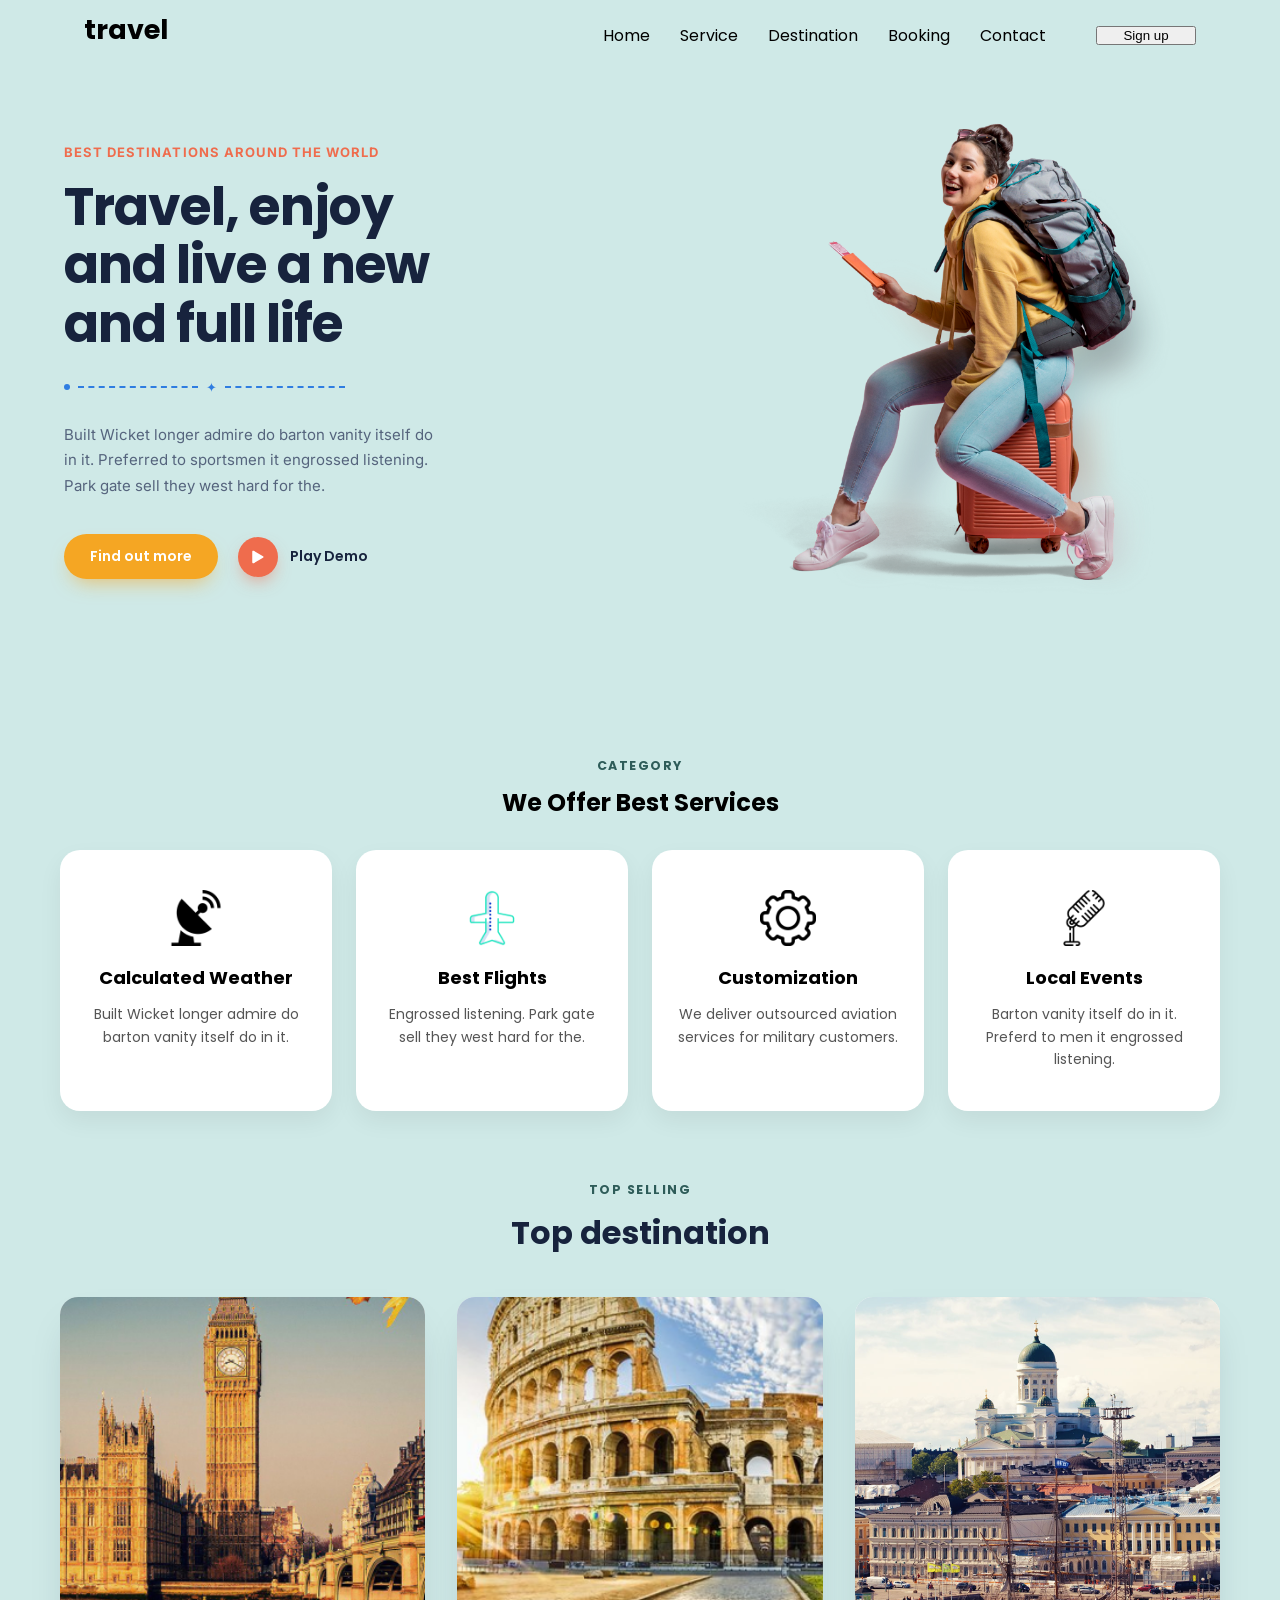
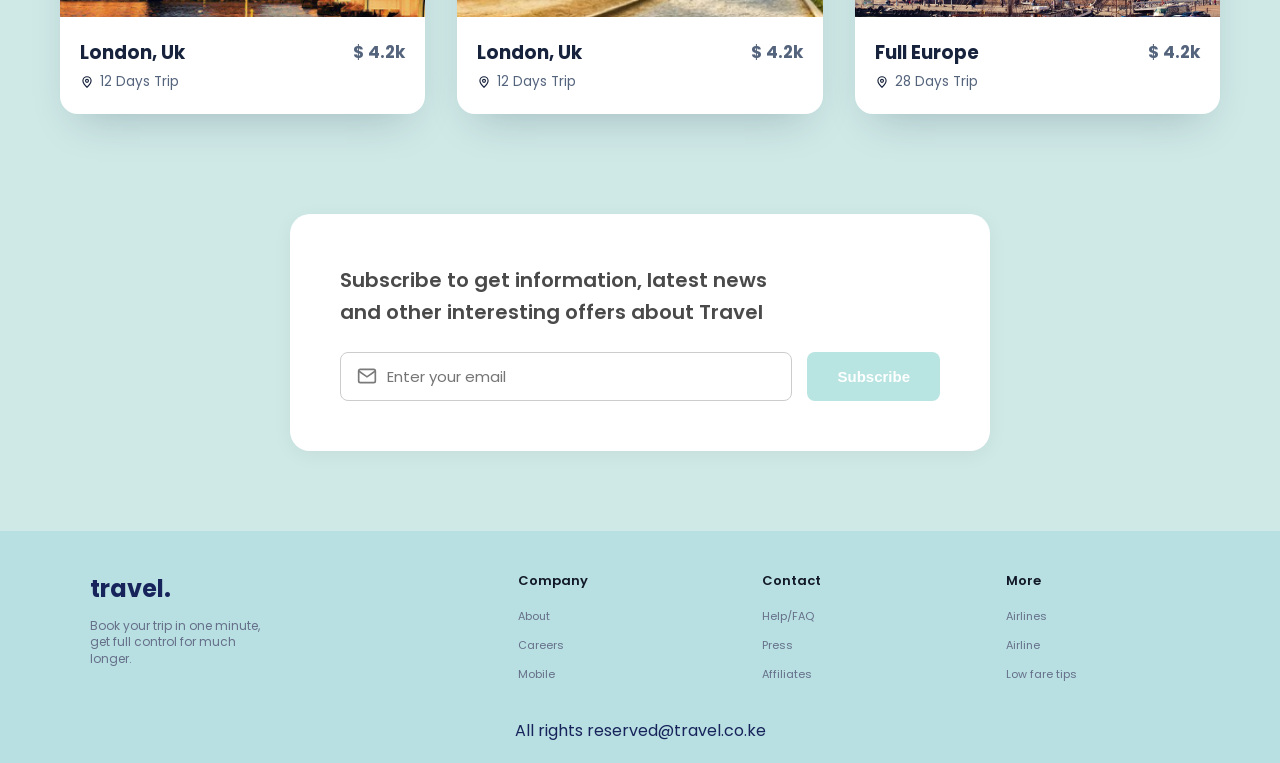
<file: landingPage.html>
<!doctype html>
<html lang="en">

<head>
  <meta charset="UTF-8" />
  <meta name="viewport" content="width=device-width, initial-scale=1.0" />
  <title>Travel — Landing Page</title>
  <link rel="preconnect" href="https://fonts.googleapis.com" />
  <link rel="preconnect" href="https://fonts.gstatic.com" crossorigin />
  <link
    href="https://fonts.googleapis.com/css2?family=Poppins:wght@400;500;600;700;800&family=Inter:wght@400;500;600&display=swap"
    rel="stylesheet" />
  <link rel="stylesheet" href="css/style.css" />
</head>

<body>
  <div class="container">
    <nav class="navbar">
      <!-- Navbar section maintained by the navbar contributor. -->
      <div class="logo">
        <h2>travel</h2>
      </div>
      <ul>
        <li><a href="login.html">Home</a></li>
        <li><a href="#services">Service</a></li>
        <li><a href="#destinations">Destination</a></li>
        <li><a href="#bookings">Booking</a></li>
        <li><a href="#bookings">Contact</a></li>
      </ul>
      <button class="btn" onclick="window.location.href='loginPage.html'">Sign up</button>
    </nav>
  </div>
  <section class="hero wrap">
    <div class="hero-copy">
      <p class="eyebrow">Best destinations around the world</p>
      <h1>Travel, enjoy<br />and live a new<br />and full life</h1>
      <div class="hero-divider" aria-hidden="true">
        <span class="dot"></span><span class="line"></span><span class="cross">✦</span><span class="line"></span>
      </div>
      <p class="hero-text">
        Built Wicket longer admire do barton vanity itself do in it. Preferred
        to sportsmen it engrossed listening. Park gate sell they west hard for
        the.
      </p>
      <div class="hero-actions">
        <button class="btn btn-primary" id="findOutMore" type="button">
          Find out more
        </button>
        <button class="play-demo" id="playDemo" type="button">
          <span class="play-icon" aria-hidden="true"><svg width="12" height="14" viewBox="0 0 12 14" fill="none" xmlns="http://www.w3.org/2000/svg">
              <path d="M11 6.13a1 1 0 0 1 0 1.74L1.75 13.2A1 1 0 0 1 .25 12.33V1.67a1 1 0 0 1 1.5-.87L11 6.13Z" fill="white" />
            </svg></span>Play Demo
        </button>
      </div>
    </div>
    <div class="hero-media">
      <img src="assets/headerImage.png" alt="Lady carrying a travel bag" />
    </div>
  </section>

  <section class="services" id="services">
    <p class="section-tag">CATEGORY</p>
    <h2>We Offer Best Services</h2>
    <div class="services-grid" id="servicesGrid"></div>
  </section>

  <!-- destination section -->
  <div class="destination wrap">

    <h3>TOP SELLING</h3>
    <h2>Top destination</h2>
  </div>
  <section id="destinations" class="destinations"></section>

  <!-- subscription page -->
  <section class="subscribe-section" id="bookings">
    <div class="subscribe-card">
      <h2 class="subscribe-heading">
          Subscribe to get information, latest news and other
          interesting offers about Travel
        </h2>
        <form class="subscribe-form">
          <div class="input-wrapper">
            <svg class="mail-icon" xmlns="http://www.w3.org/2000/svg" viewBox="0 0 24 24" width="20" height="20" fill="none" stroke="currentColor" stroke-width="2">
              <rect x="2" y="4" width="20" height="16" rx="2"></rect>
              <path d="m2 6 10 7 10-7"></path>
            </svg>
            <input type="email" class="email-input" placeholder="Enter your email" required>
          </div>
          <button type="submit" class="btn subscribe-btn">Subscribe</button>
        </form>
      </div>
    </section>
          
      
    <footer class="site-footer">
      <div class="footer-container">
        <div class="footer-brand">
          <h2>travel.</h2>

          <p>Book your trip in one minute, get full control for much longer.</p>
        </div>

        <div class="footer-column">
          <h3>Company</h3>

          <a href="#">About</a>
          <a href="#">Careers</a>
          <a href="#">Mobile</a>
        </div>

        <div class="footer-column">
          <h3>Contact</h3>

          <a href="#">Help/FAQ</a>
          <a href="#">Press</a>
          <a href="#">Affiliates</a>
        </div>

        <div class="footer-column">
          <h3>More</h3>

          <a href="#">Airlines</a>
          <a href="#">Airline</a>
          <a href="#">Low fare tips</a>
        </div>
      </div>

      <div class="footer-bottom">
        <p>All rights reserved@travel.co.ke</p>
      </div>
    </footer>

    <script src="js/cardRenderer.js"></script>
    <script src="js/services.js"></script>
    <script src="js/destination.js"></script>
</body>

</html>
</file>
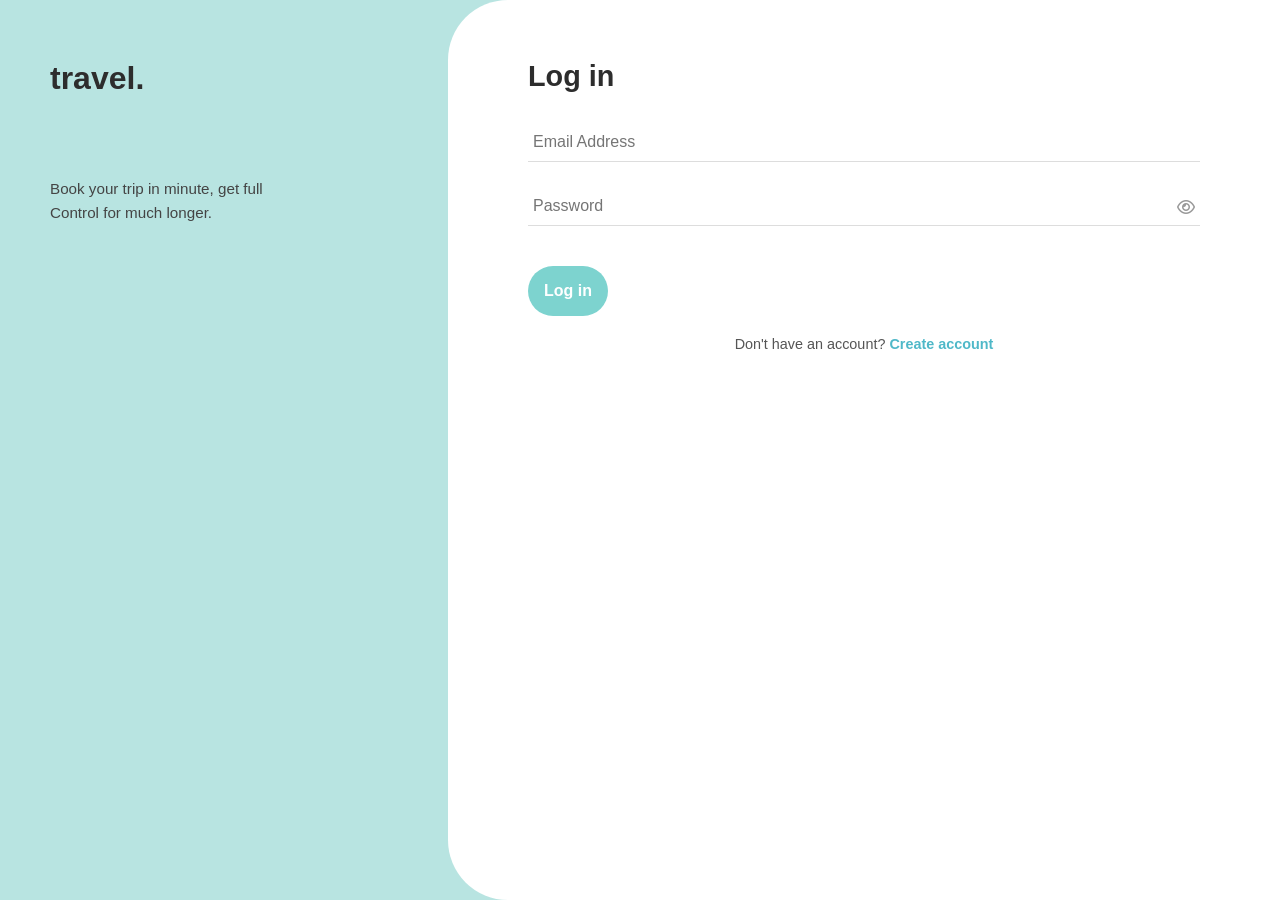
<file: login.html>
<!doctype html>
<html lang="en">
  <head>
    <meta charset="UTF-8" />
    <meta name="viewport" content="width=device-width,initial-scale=1" />
    <title>Login — Travel</title>
    <link rel="stylesheet" href="https://cdnjs.cloudflare.com/ajax/libs/font-awesome/6.5.1/css/all.min.css" />
    <link rel="stylesheet" href="css/loginStyles.css" />
  </head>
  <body>
    <div class="wrapper">
      <div class="brand-panel">
        <h1>travel.</h1>
        <p>Book your trip in minute, get full Control for much longer.</p>
      </div>

      <div class="card">
        <h1>Log in</h1>

        <form id="loginForm" novalidate>
          <div class="field">
            <input id="loginEmail" type="email" placeholder="Email Address" autocomplete="email" />
          </div>

          <div class="field password-field">
            <input id="loginPassword" type="password" placeholder="Password" autocomplete="current-password" />
            <i id="loginTogglePassword" class="fa-regular fa-eye" role="button" tabindex="0" aria-label="Show password"></i>
          </div>

          <button id="loginBtn" class="create-btn" type="submit">Log in</button>
          <p id="loginStatus" aria-live="polite"></p>
        </form>

        <p class="login-line">Don't have an account? <a href="loginPage.html">Create account</a></p>
      </div>
    </div>

    <script src="js/signin.js"></script>
  </body>
</html>
</file>
<file: css/style.css>
* {
  margin: 0;
  padding: 0;
  box-sizing: border-box;
}

:root {
  --bg: #cfe9e7;
  --navy: #17233d;
  --navy-soft: #55647d;
  --coral: #ef6c4d;
  --gold: #f5a623;
  --line: #2f7de1;
  --white: #ffffff;
  --radius-pill: 999px;
  --wrap: 1200px;
}

/* Centering utility used by sections that opt into the page wrap */
.wrap {
  max-width: var(--wrap);
  width: 90vw;
  margin: 0 auto;
  padding: 0 20px;
}

body {
  width: 100%;
  min-height: 100vh;
  height: auto;
  background: var(--bg);
  font-family: "Poppins";
}

.container {
  /* Use the same centering as the `.wrap` utility so sections align
     (logo, hero and other wrapped sections share the same left edge) */
  margin-top: 1em;
  max-width: var(--wrap);
  width: 90vw;
  margin: 0 auto;
  padding: 0 20px;
}

.navbar {
  display: flex;
  gap: 50px;
  justify-content: space-between;
  align-items: center;
}

.navbar ul {
  display: flex;
  gap: 30px;
  list-style: none;
  margin-left: auto; /* push nav items to the right while keeping logo at the wrap's left */
  padding-left: 0;
  margin-top: 20px;
}

.navbar a {
  text-decoration: none;
  color: #000;
}

.logo {
  font-size: 18px;
  padding-top: 10px;
}

.btn {
  width: 100px;
  margin-top: 20px;
}

/* ---------- Hero ---------- */
.hero-wrap{
  
}
.hero {
  display: grid;
  grid-template-columns: 1fr 1fr;
  align-items: center;
  gap: 40px;
  padding: 72px 0 96px;
  position: relative;
  font-family: "Inter", system-ui, sans-serif;
}

.eyebrow {
  color: var(--coral);
  font-weight: 700;
  font-size: 13px;
  letter-spacing: 0.08em;
  text-transform: uppercase;
  margin: 0 0 18px;
}

.hero-copy h1 {
  font-size: 52px;
  line-height: 1.12;
  font-weight: 700;
  letter-spacing: -0.02em;
  margin: 0;
  color: var(--navy);
  font-family: "Poppins", "Inter", sans-serif;
}

.hero-divider {
  display: flex;
  align-items: center;
  gap: 8px;
  margin: 28px 0;
  color: var(--line);
}

.hero-divider .dot {
  width: 6px;
  height: 6px;
  border-radius: 50%;
  background: var(--line);
  flex-shrink: 0;
}

.hero-divider .line {
  flex: 1;
  max-width: 120px;
  height: 0;
  border-top: 2px dashed var(--line);
}

.hero-divider .cross {
  font-size: 13px;
  line-height: 1;
}

.hero-text {
  max-width: 380px;
  font-size: 15px;
  line-height: 1.7;
  color: var(--navy-soft);
  margin: 0 0 36px;
}

.hero-actions {
  display: flex;
  align-items: center;
  gap: 20px;
}

.play-demo {
  display: flex;
  align-items: center;
  gap: 12px;
  background: none;
  border: none;
  cursor: pointer;
  font-size: 14px;
  font-weight: 600;
  color: var(--navy);
  font-family: "Poppins", "Inter", sans-serif;
}

.play-icon {
  width: 40px;
  height: 40px;
  border-radius: 50%;
  background: var(--coral);
  display: flex;
  align-items: center;
  justify-content: center;
  box-shadow: 0 8px 18px -6px rgba(239, 108, 77, 0.7);
}

.hero .btn {
  width: auto;
  margin-top: 0;
  border: none;
  border-radius: var(--radius-pill);
  cursor: pointer;
  font-family: "Poppins", "Inter", sans-serif;
  font-size: 14px;
  font-weight: 600;
  padding: 12px 26px;
}

.hero .btn-primary {
  background: var(--gold);
  box-shadow: 0 10px 20px -8px rgba(245, 166, 35, 0.65);
  color: var(--white);
}

.hero .btn-primary:hover {
  background: #e39510;
}

.play-demo:hover .play-icon {
  background: #e2593b;
}

.hero-media {
  position: relative;
  display: flex;
  justify-content: center;
  align-items: center;
}

.hero-media img {
  width: 100%;
  max-width: 480px;
  height: auto;
  display: block;
}

.modal {
  position: fixed;
  inset: 0;
  background: rgba(23, 35, 61, 0.55);
  display: flex;
  align-items: center;
  justify-content: center;
  z-index: 50;
}

.modal[hidden] {
  display: none;
}

.modal-card {
  position: relative;
  background: var(--white);
  border-radius: 16px;
  padding: 48px 56px;
  font-family: "Inter", sans-serif;
  color: var(--navy);
}

.modal-close {
  position: absolute;
  top: 12px;
  right: 16px;
  background: none;
  border: none;
  font-size: 22px;
  cursor: pointer;
  color: var(--navy-soft);
}

@media (max-width: 900px) {
  .hero {
    grid-template-columns: 1fr;
    padding-top: 48px;
    text-align: left;
  }

  .hero-media {
    order: -1;
    margin-bottom: 8px;
  }

  .hero-copy h1 {
    font-size: 40px;
  }

  .destinations {
    grid-template-columns: 1fr;
    max-width: 90vw;
  }
}

@media (max-width: 760px) {
  .main-nav {
    position: absolute;
    top: 100%;
    left: 0;
    right: 0;
    background: var(--bg);
    flex-direction: column;
    gap: 0;
    padding: 8px 32px 20px;
    display: none;
  }

  .main-nav.open {
    display: flex;
  }

  .main-nav a {
    padding: 10px 0;
    border-bottom: 1px solid rgba(23, 35, 61, 0.08);
  }

  .site-header {
    position: relative;
  }

  .nav-toggle {
    display: flex;
  }

  .header-actions .btn-outline {
    display: none;
  }

  .hero-copy h1 {
    font-size: 34px;
  }
}

@media (max-width: 480px) {

  .hero {
    padding-left: 0;
    padding-right: 0;
  }
}

/* Footer Styles */
.site-footer {
  background-color: #b8dfe1;
  color: #17245b;
  padding: 40px 7% 20px;
}

.footer-container {
  max-width: 1200px;
  margin: 0 auto;

  display: grid;
  grid-template-columns: 2fr 1fr 1fr 1fr;
  gap: 60px;
}

.footer-brand h2 {
  font-size: 24px;
  font-weight: 700;
  margin-bottom: 12px;
}

.footer-brand p {
  max-width: 190px;
  font-size: 12px;
  line-height: 1.4;
  color: #66708a;
}

.footer-column {
  display: flex;
  flex-direction: column;
  gap: 12px;
}

.footer-column h3 {
  font-size: 13px;
  font-weight: 600;
  margin-bottom: 5px;
  color: #111827;
}

.footer-column a {
  font-size: 11px;
  color: #66708a;
  text-decoration: none;
}

.footer-column a:hover {
  color: #17245b;
}

.footer-bottom {
  text-align: center;
  margin-top: 35px;
}

.footer-botom p {
  font-size: 9px;
  color: #66708a;
}

.services {
  margin-bottom: 30px;
  margin-top: 60px;
  text-align: center;
}

.section-tag {
  font-size: 0.78rem;
  font-weight: 700;
  letter-spacing: 0.12em;
  color: #2e5c59;
  margin-bottom: 10px;
}

.services-grid {
  display: grid;
  grid-template-columns: repeat(4, 1fr);
  gap: 24px;
  margin-top: 30px;
  /* Align services grid with the page wrap so it lines up with the logo/hero */
  max-width: var(--wrap);
  margin-left: auto;
  margin-right: auto;
  padding: 0 20px;
}

.service-card {
  background: white;
  border-radius: 20px;
  padding: 40px 24px;
  text-align: center;
  box-shadow: 0 10px 25px rgba(0, 0, 0, 0.06);
}

.service-icon {
  width: 56px;
  height: 56px;
  margin: 0 auto 18px;
  display: block;
  object-fit: contain;
}

.service-card h3 {
  font-size: 18px;
  font-weight: 700;
  margin-bottom: 12px;
}

.service-card p {
  font-size: 14px;
  color: #555;
  line-height: 1.6;
}

/*Subcription Page*/
.subscribe-section {
  display: flex;
  justify-content: center;
  margin-top: 100px;
  /* space between subscribe and footer */
  margin-bottom: 80px;
}

.subscribe-card {
  background: #fff;
  border-radius: 20px;
  padding: 50px;
  width: 100%;
  max-width: 700px;
  box-shadow: 0 4px 20px rgba(0, 0, 0, 0.05);
}

.subscribe-heading {
  font-size: 20px;
  font-weight: 600;
  color: #4a4a4a;
  line-height: 1.6;
  max-width: 460px;
  margin-bottom: 24px;
}

.subscribe-form {
  display: flex;
  gap: 15px;
}

.input-wrapper {
  display: flex;
  align-items: center;
  gap: 10px;
  flex: 2;
  border: 1px solid #ccc;
  border-radius: 8px;
  padding: 12px 16px;
}

.mail-icon {
  color: #7a7a7a;
  flex-shrink: 0;
}

.email-input {
  border: none;
  outline: none;
  width: 100%;
  font-size: 15px;
  font-family: inherit;
}

.subscribe-btn {
  width: auto;
  padding: 12px 30px;
  margin-top: 0;
  background: #b8e4e1;
  color: #fff;
  border: none;
  border-radius: 8px;
  font-weight: 600;
  cursor: pointer;
  font-size: 15px;
}

.subscribe-btn:hover {
  background: #9fd6d2;
}

/* ---------- Destination heading ---------- */
.destination {
  text-align: center;
  margin-top: 70px;
}

.destination h3 {
  font-size: 0.78rem;
  font-weight: 700;
  letter-spacing: 0.12em;
  color: #2e5c59;
  margin-bottom: 10px;
  text-transform: uppercase;
}

.destination h2 {
  font-size: 2rem;
  font-weight: 700;
  color: var(--navy);
  font-family: "Poppins", "Inter", sans-serif;
}

/* ---------- Destination cards ---------- */
.destinations {
  display: grid;
  grid-template-columns: repeat(3, 1fr);
  gap: 32px;
  max-width: var(--wrap);
  margin: 40px auto 100px;
  /* keep horizontal padding consistent with other wrapped sections */
  padding: 0 20px;
}

.card {
  border-radius: 18px;
  overflow: hidden;
  background: #fff;
  box-shadow: 0 20px 40px -18px rgba(23, 35, 61, 0.25);
  transition: transform 0.2s ease;
}

.card:hover {
  transform: translateY(-5px);
}

.card-image {
  width: 100%;
  height: 320px;
  object-fit: cover;
  display: block;
}

.card-body {
  padding: 22px 20px 6px;
  display: flex;
  justify-content: space-between;
  align-items: flex-start;
}

.card-location {
  margin: 0;
  font-size: 1.15rem;
  font-weight: 700;
  color: var(--navy);
  font-family: "Poppins", "Inter", sans-serif;
}

.card-price {
  margin: 0;
  font-size: 1.05rem;
  font-weight: 700;
  color: var(--navy-soft);
}

.card-trip {
  display: flex;
  align-items: center;
  gap: 6px;
  width: auto;
  padding: 0 20px 22px;
  font-size: 0.85rem;
  color: var(--navy-soft);
  text-align: left;
}

.card-trip .pin-icon {
  flex-shrink: 0;
  color: var(--navy);
}
html{
  scroll-behavior: smooth;
}
</file>
<file: css/loginStyles.css>
* {
  margin: 0;
  padding: 0;
  box-sizing: border-box;
}

body {
  width: 100vw;
  height: 100vh;
  font-family: "Segoe UI", Arial, sans-serif;
}

.wrapper {
  display: flex;
  width: 100vw;
  height: 100vh;
  background: #b8e4e1;
}

/* LEFT teal panel */
.brand-panel {
  width: 35%;
  background: #b8e4e1;
  padding: 60px 50px;
  display: flex;
  flex-direction: column;
  justify-content: start;
  /* padding-top: 100px; */
}

.brand-panel h1 {
  font-size: 2rem;
  font-weight: 700;
  margin-bottom: 80px;
  color: #2d2d2d;
  justify-content: flex-start;


}

.brand-panel p {
  font-size: 0.95rem;
  color: #444;
  line-height: 1.6;
  max-width: 260px;
}

/* RIGHT white panel */
.card {
  width: 65%;
  background: white;
  padding: 60px 80px;
  display: flex;
  flex-direction: column;
  border-radius: 60px 0 0 60px;
}

.card h1 {
  font-size: 1.8rem;
  margin-bottom: 30px;
  color: #2d2d2d;
}

.social-row {
  display: flex;
  gap: 15px;
  margin-bottom: 30px;
}

.social-btn {
  flex: 1;
  display: flex;
  align-items: center;
  justify-content: center;
  gap: 8px;
  padding: 12px;
  border: 1px solid #ddd;
  border-radius: 8px;
  background: #fff;
  font-size: 0.9rem;
  cursor: pointer;
}

.divider {
  text-align: center;
  color: #999;
  font-size: 0.85rem;
  margin-bottom: 30px;
}

.field {
  position: relative;
  margin-bottom: 25px;
}

.field input {
  width: 100%;
  padding: 10px 5px;
  border: none;
  border-bottom: 1px solid #ddd;
  outline: none;
  font-size: 1rem;
}

.password-field i {
  position: absolute;
  right: 5px;
  top: 12px;
  color: #999;
  cursor: pointer;
}

.create-btn {
  background: #7dd3cf;
  color: #fff;
  border: none;
  padding: 16px;
  border-radius: 25px;
  font-size: 1rem;
  font-weight: 600;
  cursor: pointer;
  margin-top: 15px;
}

.login-line {
  text-align: center;
  margin-top: 20px;
  font-size: 0.9rem;
  color: #555;
}

.login-line a {
  color: #4fb8c8;
  text-decoration: none;
  font-weight: 600;
}
</file>
